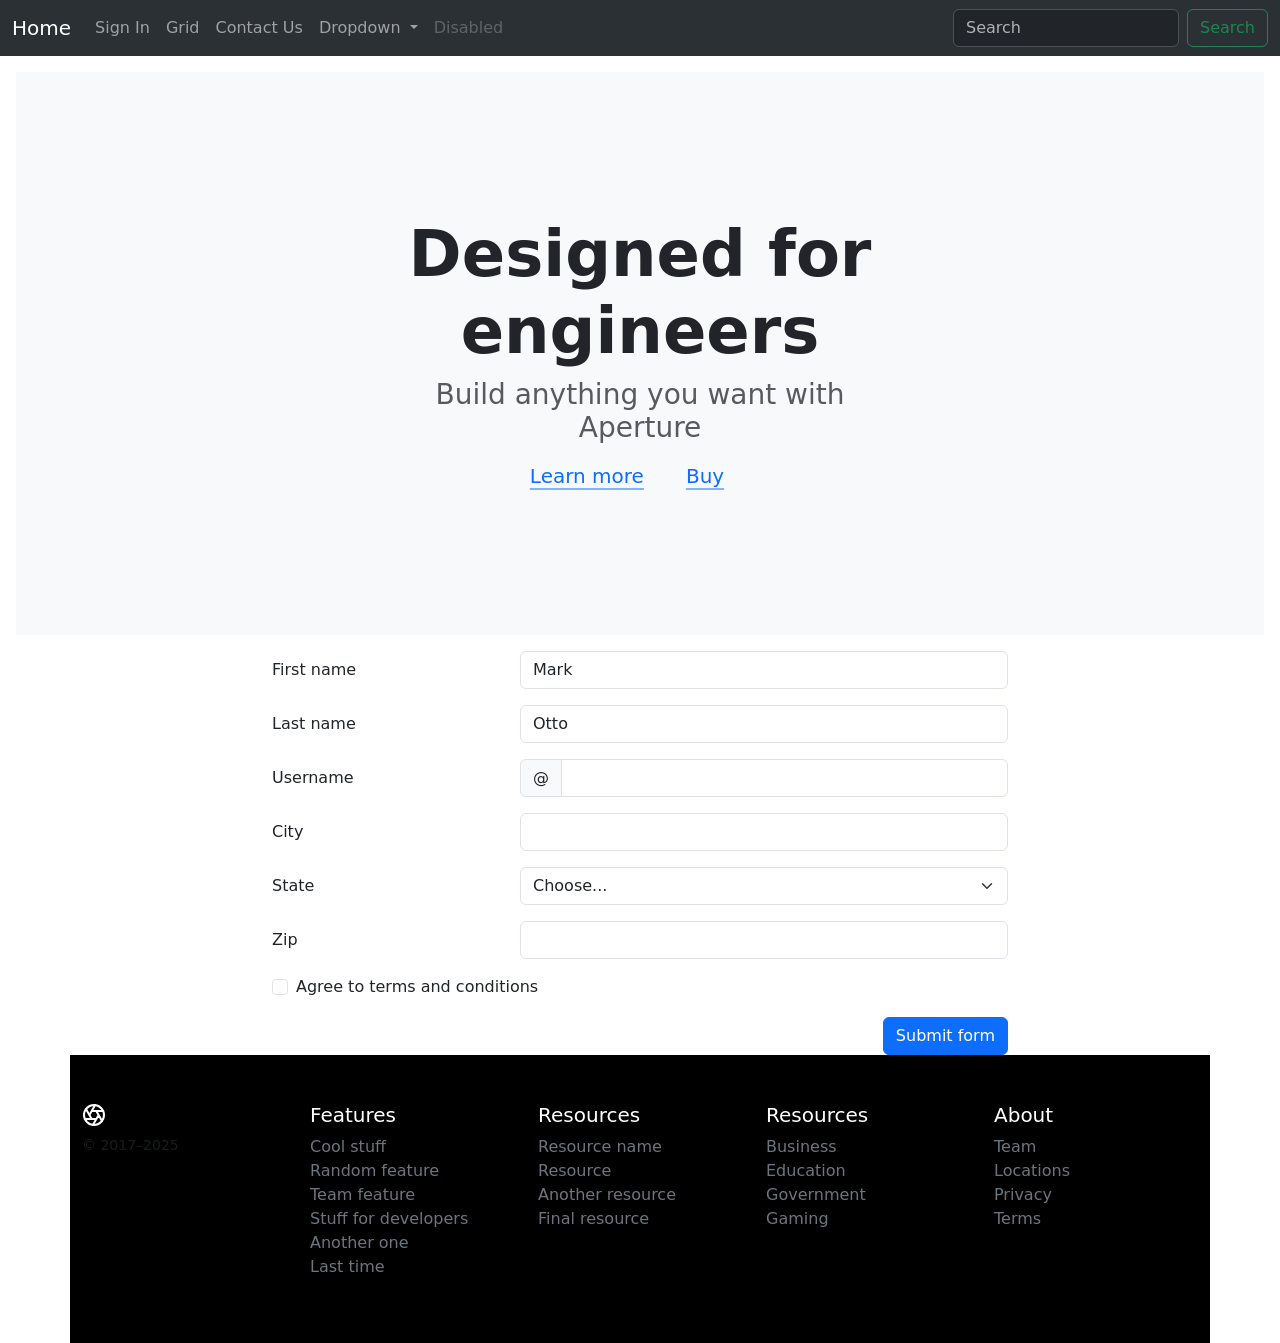
<file: index.html>
<!DOCTYPE html>
<html lang="en">
<head>
    <meta charset="UTF-8">
    <meta name="viewport" content="width=device-width, initial-scale=1.0">
    <link rel="stylesheet" href="style.css">
    <title>Registration Form</title>
    <link href="https://cdn.jsdelivr.net/npm/bootstrap@5.3.8/dist/css/bootstrap.min.css" rel="stylesheet" integrity="sha384-sRIl4kxILFvY47J16cr9ZwB07vP4J8+LH7qKQnuqkuIAvNWLzeN8tE5YBujZqJLB" crossorigin="anonymous">
</head>
<body>
  <nav class="navbar navbar-expand-lg bg-body-tertiary" data-bs-theme="dark">
  <div class="container-fluid">
    <a class="navbar-brand" href="index.html">Home</a>
    <button class="navbar-toggler" type="button" data-bs-toggle="collapse" data-bs-target="#navbarSupportedContent" aria-controls="navbarSupportedContent" aria-expanded="false" aria-label="Toggle navigation">
      <span class="navbar-toggler-icon"></span>
    </button>
    <div class="collapse navbar-collapse" id="navbarSupportedContent">
      <ul class="navbar-nav me-auto mb-2 mb-lg-0">
       
        <li class="nav-item">
          <a class="nav-link" href="login.html">Sign In</a>
        </li>
        <li class="nav-item">
          <a class="nav-link" href="grid.html">Grid</a>
        </li>
        <li class="nav-item">
          <a class="nav-link" href="#">Contact Us</a>
        </li>
        <li class="nav-item dropdown">
          <a class="nav-link dropdown-toggle" href="#" role="button" data-bs-toggle="dropdown" aria-expanded="false">
            Dropdown
          </a>
          <ul class="dropdown-menu">
            <li><a class="dropdown-item" href="#">Action</a></li>
            <li><a class="dropdown-item" href="#">Another action</a></li>
            <li><hr class="dropdown-divider"></li>
            <li><a class="dropdown-item" href="#">Something else here</a></li>
          </ul>
        </li>
        <li class="nav-item">
          <a class="nav-link disabled" aria-disabled="true">Disabled</a>
        </li>
      </ul>
      <form class="d-flex" role="search">
        <input class="form-control me-2" type="search" placeholder="Search" aria-label="Search"/>
        <button class="btn btn-outline-success" type="submit">Search</button>
      </form>
    </div>
  </div>
</nav>
    <div class="position-relative overflow-hidden p-3 p-md-5 m-md-3 text-center bg-body-tertiary"> <div class="col-md-6 p-lg-5 mx-auto my-5"> <h1 class="display-3 fw-bold">Designed for engineers</h1> <h3 class="fw-normal text-muted mb-3">Build anything you want with Aperture</h3> <div class="d-flex gap-3 justify-content-center lead fw-normal"> <a class="icon-link" href="#">
Learn more
<svg class="bi" aria-hidden="true"><use xlink:href="#chevron-right"></use></svg> </a> <a class="icon-link" href="#">
Buy
<svg class="bi" aria-hidden="true"><use xlink:href="#chevron-right"></use></svg> </a> </div> </div> <div class="product-device shadow-sm d-none d-md-block"></div> <div class="product-device product-device-2 shadow-sm d-none d-md-block"></div> </div>

 <div class="container">
  <div class="row justify-content-center">
    <div class="col-12 col-md-10 col-lg-8">
      <form class="needs-validation" novalidate>
        <div class="row g-3 align-items-center">
          <div class="col-12">
            <div class="row g-2 align-items-center">
              <label for="validationCustom01" class="col-sm-4 col-form-label">First name</label>
              <div class="col-sm-8">
                <input type="text" class="form-control" id="validationCustom01" value="Mark" required>
                <div class="valid-feedback">
                  Looks good!
                </div>
              </div>
            </div>
          </div>
          <div class="col-12">
            <div class="row g-2 align-items-center">
              <label for="validationCustom02" class="col-sm-4 col-form-label">Last name</label>
              <div class="col-sm-8">
                <input type="text" class="form-control" id="validationCustom02" value="Otto" required>
                <div class="valid-feedback">
                  Looks good!
                </div>
              </div>
            </div>
          </div>
          <div class="col-12">
            <div class="row g-2 align-items-center">
              <label for="validationCustomUsername" class="col-sm-4 col-form-label">Username</label>
              <div class="col-sm-8">
                <div class="input-group has-validation">
                  <span class="input-group-text" id="inputGroupPrepend">@</span>
                  <input type="text" class="form-control" id="validationCustomUsername" aria-describedby="inputGroupPrepend" required>
                  <div class="invalid-feedback">
                    Please choose a username.
                  </div>
                </div>
              </div>
            </div>
          </div>
          <div class="col-12">
            <div class="row g-2 align-items-center">
              <label for="validationCustom03" class="col-sm-4 col-form-label">City</label>
              <div class="col-sm-8">
                <input type="text" class="form-control" id="validationCustom03" required>
                <div class="invalid-feedback">
                  Please provide a valid city.
                </div>
              </div>
            </div>
          </div>
          <div class="col-12">
            <div class="row g-2 align-items-center">
              <label for="validationCustom04" class="col-sm-4 col-form-label">State</label>
              <div class="col-sm-8">
                <select class="form-select" id="validationCustom04" required>
                  <option selected disabled value="">Choose...</option>
                  <option>...</option>
                </select>
                <div class="invalid-feedback">
                  Please select a valid state.
                </div>
              </div>
            </div>
          </div>
          <div class="col-12">
            <div class="row g-2 align-items-center">
              <label for="validationCustom05" class="col-sm-4 col-form-label">Zip</label>
              <div class="col-sm-8">
                <input type="text" class="form-control" id="validationCustom05" required>
                <div class="invalid-feedback">
                  Please provide a valid zip.
                </div>
              </div>
            </div>
          </div>
          <div class="col-12">
            <div class="form-check">
              <input class="form-check-input" type="checkbox" value="" id="invalidCheck" required>
              <label class="form-check-label" for="invalidCheck">
                Agree to terms and conditions
              </label>
              <div class="invalid-feedback">
                You must agree before submitting.
              </div>
            </div>
          </div>
          <div class="col-12 text-end">
            <button class="btn btn-primary" type="submit">Submit form</button>
          </div>
        </div>
      </form>
    </div>
  </div>
</div>

<footer class="container py-5" style="background-color: black;"> <div class="row"> <div class="col-12 col-md"> <svg xmlns="http://www.w3.org/2000/svg" width="24" height="24" fill="none" stroke="currentColor" stroke-linecap="round" stroke-linejoin="round" stroke-width="2" class="d-block mb-2" role="img" viewBox="0 0 24 24"><title>Product</title><circle cx="12" cy="12" r="10"></circle><path d="M14.31 8l5.74 9.94M9.69 8h11.48M7.38 12l5.74-9.94M9.69 16L3.95 6.06M14.31 16H2.83m13.79-4l-5.74 9.94"></path></svg> <small class="d-block mb-3 text-body-secondary">© 2017–2025</small> </div> <div class="col-6 col-md"> <h5>Features</h5> <ul class="list-unstyled text-small"> <li><a class="link-secondary text-decoration-none" href="#">Cool stuff</a></li> <li><a class="link-secondary text-decoration-none" href="#">Random feature</a></li> <li><a class="link-secondary text-decoration-none" href="#">Team feature</a></li> <li><a class="link-secondary text-decoration-none" href="#">Stuff for developers</a></li> <li><a class="link-secondary text-decoration-none" href="#">Another one</a></li> <li><a class="link-secondary text-decoration-none" href="#">Last time</a></li> </ul> </div> <div class="col-6 col-md"> <h5>Resources</h5> <ul class="list-unstyled text-small"> <li><a class="link-secondary text-decoration-none" href="#">Resource name</a></li> <li><a class="link-secondary text-decoration-none" href="#">Resource</a></li> <li><a class="link-secondary text-decoration-none" href="#">Another resource</a></li> <li><a class="link-secondary text-decoration-none" href="#">Final resource</a></li> </ul> </div> <div class="col-6 col-md"> <h5>Resources</h5> <ul class="list-unstyled text-small"> <li><a class="link-secondary text-decoration-none" href="#">Business</a></li> <li><a class="link-secondary text-decoration-none" href="#">Education</a></li> <li><a class="link-secondary text-decoration-none" href="#">Government</a></li> <li><a class="link-secondary text-decoration-none" href="#">Gaming</a></li> </ul> </div> <div class="col-6 col-md"> <h5>About</h5> <ul class="list-unstyled text-small"> <li><a class="link-secondary text-decoration-none" href="#">Team</a></li> <li><a class="link-secondary text-decoration-none" href="#">Locations</a></li> <li><a class="link-secondary text-decoration-none" href="#">Privacy</a></li> <li><a class="link-secondary text-decoration-none" href="#">Terms</a></li> </ul> </div> </div> </footer>
    <script src="https://cdn.jsdelivr.net/npm/bootstrap@5.3.8/dist/js/bootstrap.bundle.min.js" integrity="sha384-FKyoEForCGlyvwx9Hj09JcYn3nv7wiPVlz7YYwJrWVcXK/BmnVDxM+D2scQbITxI" crossorigin="anonymous"></script>
</body>
</html>
</file>
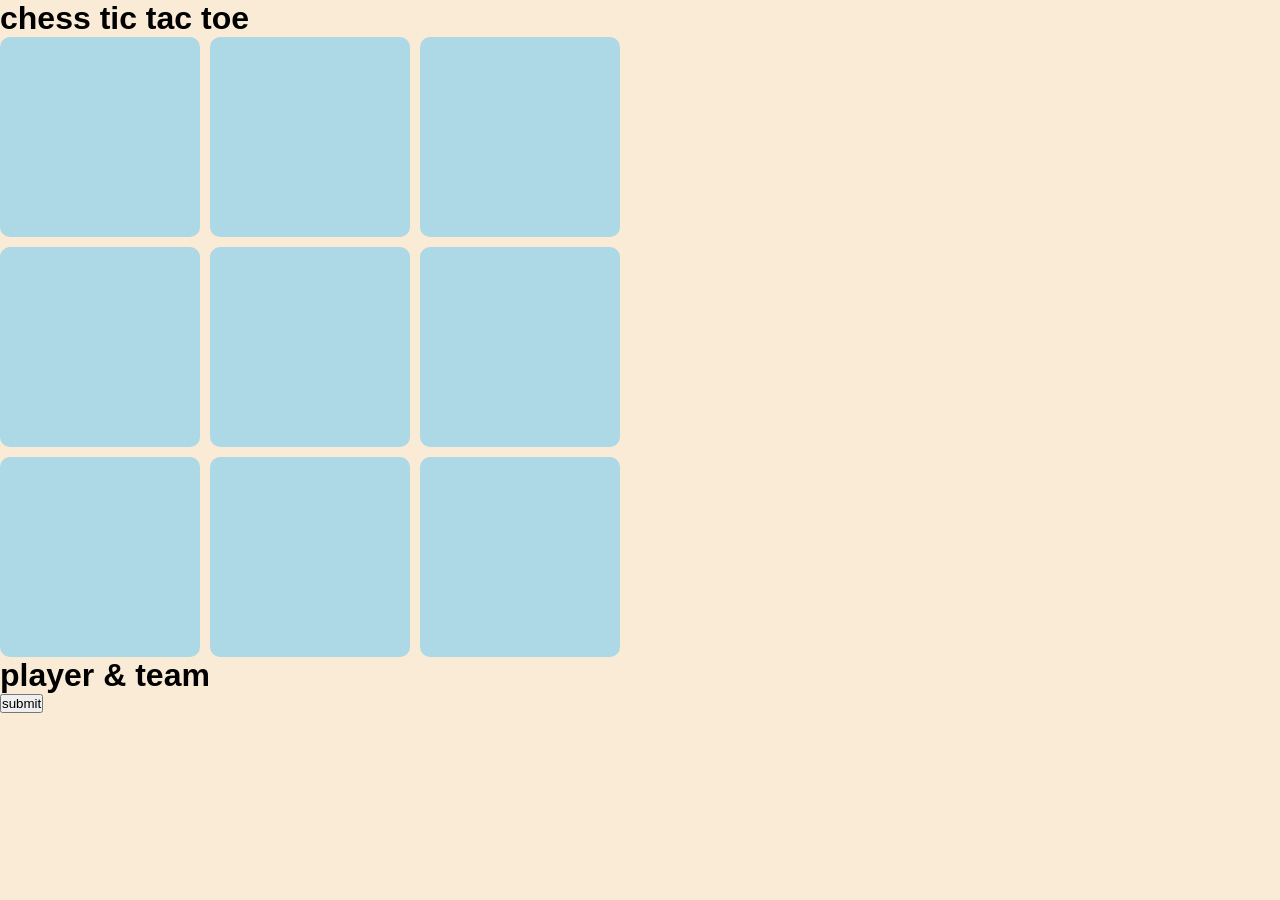
<file: chess.html>
<!DOCTYPE html>
<html lang="en">
<head>
    <meta charset="UTF-8">
    <meta name="viewport" content="width=device-width, initial-scale=1.0">
    <title>chess</title>
    <style>
        *{
            margin: 0;
            padding: 0;
            box-sizing: border-box;
        }
        body{
            font-family: Arial, Helvetica, sans-serif;
            background-color: antiquewhite;
        }
       
        .main{
            
            display: grid;
            width: fit-content;
            grid-template-columns: repeat(3, 1fr);
            grid-template-rows: repeat(3, 1fr);
          
            grid-auto-flow: dense;
             gap: 10px;
             
        }
        .box-1, .box-2, .box-3, .box-4, .box-5, .box-6, .box-7, .box-8, .box-9{
            width: 200px;
            height: 200px;
            background-color: lightblue;
            border-radius: 10px;
        }
    </style>
</head>
<body>
     
     <div class="section" >
         <h1>chess tic tac toe</h1>
          <div class="main">
          <div class="box-1"></div>
          <div class="box-2"></div>
          <div class="box-3"></div>
          <div class="box-4"></div>
          <div class="box-5"></div>
          <div class="box-6"></div>
          <div class="box-7"></div>
          <div class="box-8"></div>
            <div class="box-9"></div>
          </div>
          <h1>player & team</h1>
          <button>submit</button>
     </div>
</body>
</html>
</file>
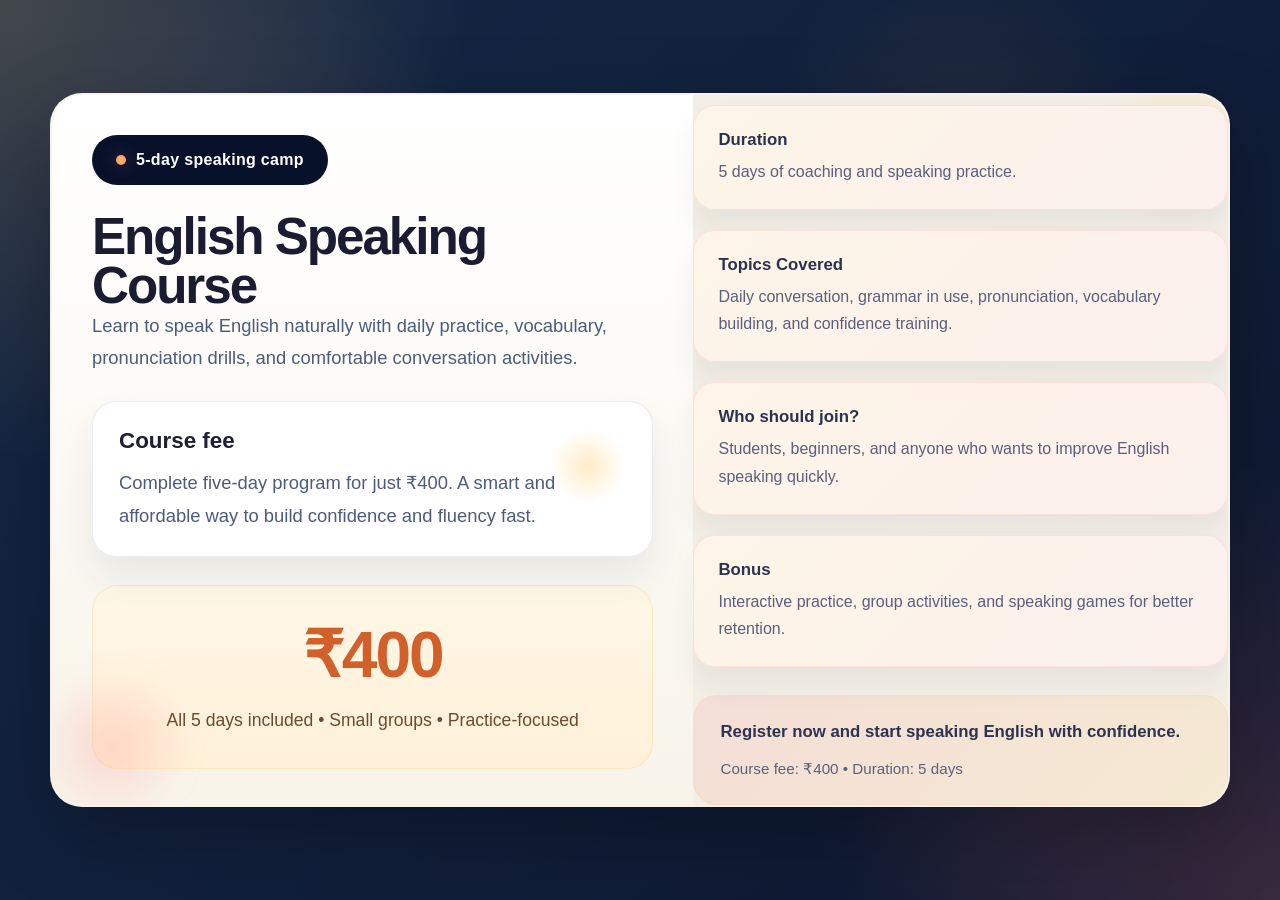
<file: css_box.html>
<!DOCTYPE html>
<html lang="en">
<head>
    <meta charset="UTF-8">
    <meta name="viewport" content="width=device-width, initial-scale=1.0">
    <title>English Speaking Course Poster</title>
    <style>
        :root {
            color-scheme: light;
            --bg: #0e2141;
            --panel: #f8f4ea;
            --accent: #ffc75f;
            --accent-2: #ff7c7c;
            --text: #1f1f2e;
            --muted: #4d5b7c;
        }

        * {
            box-sizing: border-box;
        }

        body {
            margin: 0;
            min-height: 100vh;
            display: grid;
            place-items: center;
            background: radial-gradient(circle at top left, rgba(255,199,95,0.2), transparent 30%),
                        radial-gradient(circle at bottom right, rgba(255,124,124,0.18), transparent 28%),
                        linear-gradient(135deg, #152847 0%, #0d172f 100%);
            font-family: 'Inter', Arial, sans-serif;
            color: var(--text);
            padding: 16px;
            overflow: hidden;
        }

        body::before {
            content: '';
            position: absolute;
            inset: 0;
            background-image: radial-gradient(circle at 20% 20%, rgba(255,255,255,0.08), transparent 18%),
                              radial-gradient(circle at 75% 15%, rgba(255,199,95,0.12), transparent 16%),
                              radial-gradient(circle at 80% 80%, rgba(255,124,124,0.12), transparent 20%);
            pointer-events: none;
            opacity: 0.6;
        }

        .poster {
            position: relative;
            width: min(100%, 96vw);
            max-width: 1180px;
            min-height: 72vh;
            display: grid;
            grid-template-columns: 1.2fr 1fr;
            background: rgba(248, 244, 234, 0.98);
            border-radius: 32px;
            overflow: hidden;
            border: 2px solid rgba(255,255,255,0.18);
            box-shadow: 0 28px 80px rgba(0,0,0,0.28);
            backdrop-filter: blur(10px);
            animation: fadeIn 1.2s ease both;
        }

        .poster::before {
            content: '';
            position: absolute;
            top: -40px;
            right: -40px;
            width: 180px;
            height: 180px;
            background: radial-gradient(circle at center, rgba(255,199,95,0.35), transparent 58%);
            filter: blur(12px);
        }

        .poster::after {
            content: '';
            position: absolute;
            bottom: -40px;
            left: -40px;
            width: 200px;
            height: 200px;
            background: radial-gradient(circle at center, rgba(255,124,124,0.25), transparent 55%);
            filter: blur(14px);
        }

        .hero-panel {
            background: linear-gradient(180deg, #ffffff 0%, #f8f4ea 100%);
            padding: 40px 40px 36px;
            display: flex;
            flex-direction: column;
            justify-content: space-between;
            gap: 24px;
            overflow: hidden;
        }

        .hero-panel h1 {
            margin: 0;
            font-size: clamp(3rem, 4vw, 4.5rem);
            line-height: 0.95;
            letter-spacing: -0.04em;
            color: #1b1b32;
            animation: slideIn 1s ease both;
        }

        .hero-panel p {
            margin: 0;
            font-size: 1.15rem;
            line-height: 1.7;
            color: var(--muted);
            max-width: 620px;
            animation: fadeIn 1.1s ease both;
            animation-delay: 0.2s;
        }

        .hero-badge {
            display: inline-flex;
            gap: 10px;
            align-items: center;
            padding: 16px 24px;
            border-radius: 999px;
            background: linear-gradient(135deg, rgba(255,199,95,0.18), rgba(255,124,124,0.18));
            border: 1px solid rgba(255,199,95,0.28);
            width: fit-content;
            animation: float 4s ease-in-out infinite;
        }

        .hero-badge span {
            font-weight: 700;
            color: #2f2f45;
        }

        .info-grid {
            display: grid;
            gap: 20px;
            margin-top: 10px;
            animation: fadeIn 1.15s ease both;
            animation-delay: 0.3s;
        }

        .course-card {
            position: relative;
            padding: 26px 26px 24px;
            border-radius: 24px;
            background: #fff;
            border: 1px solid rgba(72, 96, 144, 0.12);
            box-shadow: 0 22px 38px rgba(23, 45, 88, 0.08);
        }

        .course-card::before {
            content: '';
            position: absolute;
            top: 16px;
            right: 16px;
            width: 96px;
            height: 96px;
            border-radius: 50%;
            background: radial-gradient(circle at center, rgba(255,199,95,0.35), transparent 55%);
            z-index: 0;
        }

        .course-card h2,
        .course-card h3 {
            margin: 0 0 12px;
            position: relative;
            z-index: 1;
        }

        .course-card h2 {
            font-size: 1.4rem;
            color: #1f1f34;
        }

        .course-card p {
            margin: 0;
            line-height: 1.8;
            color: var(--muted);
            position: relative;
            z-index: 1;
        }

        .price-box {
            padding: 32px 26px;
            border-radius: 26px;
            text-align: center;
            background: linear-gradient(180deg, #fff7e6 0%, #fff0d8 100%);
            border: 1px solid rgba(255, 199, 95, 0.25);
            animation: pulse 2.6s ease-in-out infinite;
        }

        .price-box h2 {
            margin: 0;
            font-size: clamp(3rem, 5vw, 4.6rem);
            color: #d1602a;
            letter-spacing: -0.03em;
        }

        .price-box p {
            margin: 14px 0 0;
            color: #6c4b2d;
            font-size: 1.1rem;
        }

        .details {
            display: grid;
            gap: 18px;
        }

        .details-item {
            background: linear-gradient(135deg, #fef5e8 0%, #fbf0ec 100%);
            padding: 24px;
            border-radius: 22px;
            border: 1px solid rgba(255, 124, 124, 0.16);
            box-shadow: 0 18px 30px rgba(38, 44, 76, 0.06);
            animation: slideIn 1s ease both;
        }

        .details-item:nth-child(1) { animation-delay: 0.35s; }
        .details-item:nth-child(2) { animation-delay: 0.45s; }
        .details-item:nth-child(3) { animation-delay: 0.55s; }

        .details-item h3 {
            margin: 0 0 8px;
            font-size: 1.05rem;
            color: #2b3250;
        }

        .details-item span {
            display: block;
            color: #5a5f7d;
            line-height: 1.7;
        }

        .footer {
            display: flex;
            flex-wrap: wrap;
            align-items: center;
            justify-content: space-between;
            gap: 18px;
            margin-top: 8px;
            padding: 26px;
            border-radius: 24px;
            background: linear-gradient(135deg, rgba(255,124,124,0.14), rgba(255,199,95,0.14));
            border: 1px solid rgba(248, 209, 164, 0.35);
        }

        .footer p {
            margin: 0;
            font-weight: 700;
            color: #2c324f;
            font-size: 1.05rem;
        }

        .footer small {
            color: #5a627a;
            font-size: 0.95rem;
        }

        .hero-pill {
            display: inline-flex;
            align-items: center;
            justify-content: center;
            gap: 10px;
            padding: 16px 24px;
            border-radius: 999px;
            background: #08112a;
            color: #fff;
            font-weight: 700;
            letter-spacing: 0.02em;
            align-self: start;
            animation: fadeIn 1s ease both;
            animation-delay: 0.15s;
        }

        .hero-pill span {
            width: 10px;
            height: 10px;
            border-radius: 50%;
            background: radial-gradient(circle, #ffc75f 0%, #ff7c7c 100%);
            box-shadow: 0 0 18px rgba(255,124,124,0.4);
        }

        @keyframes fadeIn {
            from { opacity: 0; transform: translateY(18px); }
            to { opacity: 1; transform: translateY(0); }
        }

        @keyframes slideIn {
            from { opacity: 0; transform: translateX(-28px); }
            to { opacity: 1; transform: translateX(0); }
        }

        @keyframes pulse {
            0%, 100% { transform: scale(1); }
            50% { transform: scale(1.02); }
        }

        @keyframes float {
            0%, 100% { transform: translateY(0); }
            50% { transform: translateY(-6px); }
        }

        @media (max-width: 960px) {
            .poster {
                grid-template-columns: 1fr;
                min-height: auto;
            }
        }

        @media (max-width: 720px) {
            .hero-panel,
            .info-grid,
            .footer {
                padding: 24px;
            }

            .hero-panel h1 {
                font-size: 2.8rem;
            }
        }
    </style>
</head>
<body>
    <div class="poster">
        <section class="hero-panel">
            <div class="hero-pill"><span></span>5-day speaking camp</div>
            <div>
                <h1>English Speaking Course</h1>
                <p>Learn to speak English naturally with daily practice, vocabulary, pronunciation drills, and comfortable conversation activities.</p>
            </div>

            <div class="course-card">
                <h2>Course fee</h2>
                <p>Complete five-day program for just ₹400. A smart and affordable way to build confidence and fluency fast.</p>
            </div>

            <div class="price-box">
                <h2>₹400</h2>
                <p>All 5 days included • Small groups • Practice-focused</p>
            </div>
        </section>

        <section class="info-grid">
            <div class="details-item">
                <h3>Duration</h3>
                <span>5 days of coaching and speaking practice.</span>
            </div>
            <div class="details-item">
                <h3>Topics Covered</h3>
                <span>Daily conversation, grammar in use, pronunciation, vocabulary building, and confidence training.</span>
            </div>
            <div class="details-item">
                <h3>Who should join?</h3>
                <span>Students, beginners, and anyone who wants to improve English speaking quickly.</span>
            </div>
            <div class="details-item">
                <h3>Bonus</h3>
                <span>Interactive practice, group activities, and speaking games for better retention.</span>
            </div>

            <div class="footer">
                <p>Register now and start speaking English with confidence.</p>
                <small>Course fee: ₹400 • Duration: 5 days</small>
            </div>
        </section>
    </div>
</body>
</html>
</file>
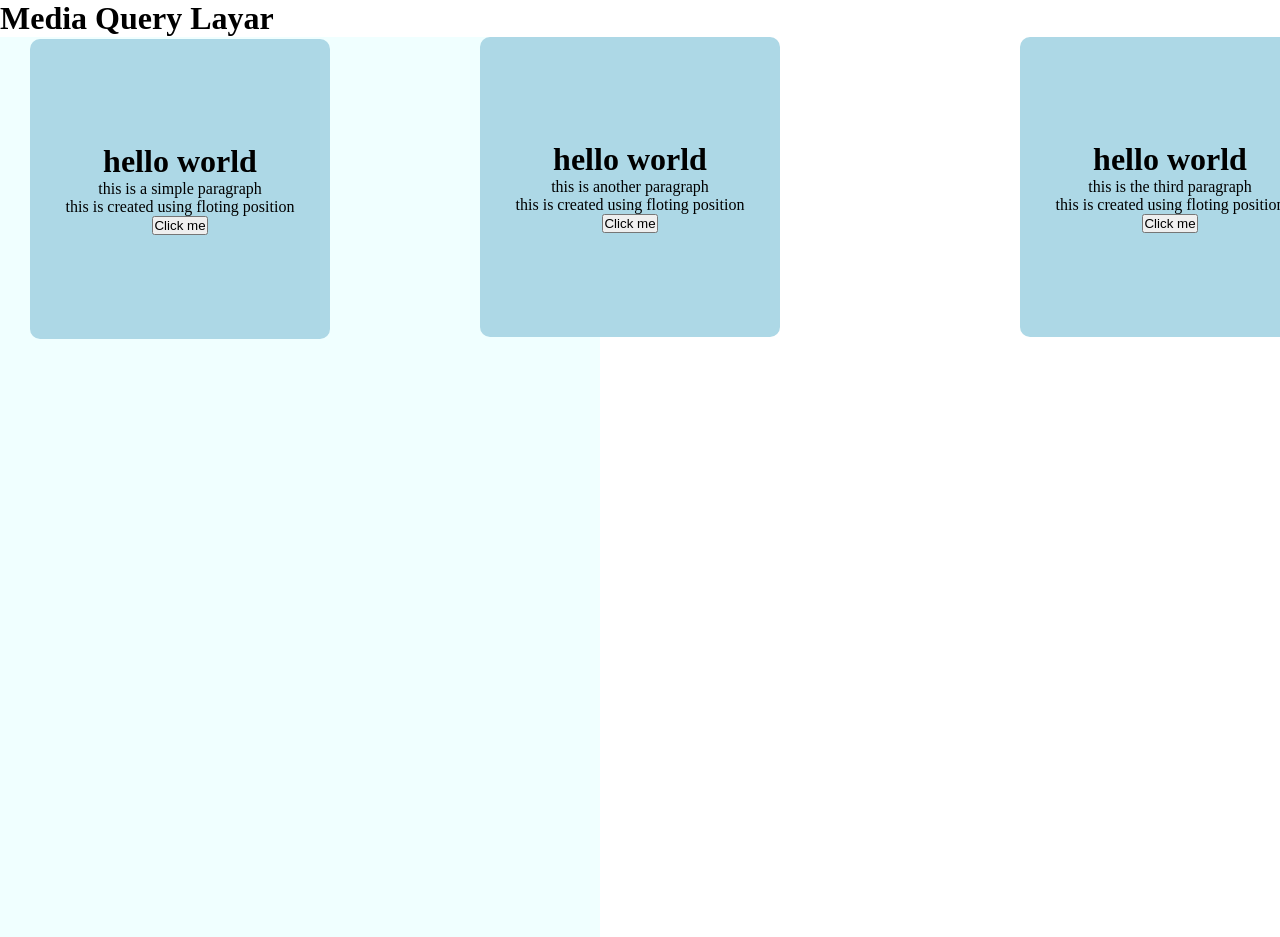
<file: day3.html>
<!DOCTYPE html>
<html lang="en">
<head>
    <meta charset="UTF-8">
    <meta name="viewport" content="width=device-width, initial-scale=1.0">
    <title>media query layar</title>
    <style>
        *{
            margin: 0;
            padding: 0;
            box-sizing: border-box;
        
        }
        .main{
            display: inline;
            position: absolute;
                  flex-direction: row;
            justify-content: space-around;
            align-items: center;
            height: 100vh;
            background-color: azure;

        }
        .box-1{
            position: absolute;
            top: 2px;
            left: 30px;
            width: 300px;
            height: 300px;
            background-color: lightblue;
            border-radius: 10px;
            display: flex;
            float: left;
            flex-direction: column;
            justify-content: center;
            align-items: center;
        }
        .box-2{
            position: relative;
            float:left;
            left: 80%;
            width: 300px;
            height: 300px;
            background-color: lightblue;
            border-radius: 10px;
            display: flex;
            flex-direction: column;
            justify-content: center;
            align-items: center;
        }
        .box-3{
            position: relative;
            float: left;
            
            left: 120%;
            width: 300px;
            height: 300px;
            background-color: lightblue;
            border-radius: 10px;
            display: flex;
            flex-direction: column;
            justify-content: center;
            align-items: center;
        }
        @media (max-width:480px) {

            .box-1, .box-2, .box-3{
                position: relative;
                top: 20px;
                left: 20%;
                width: 100%;
                height: auto;
                margin-bottom: 20px;
                background-color: blueviolet;
            }
            
        }
    </style>
</head>
<body>
    
<h1>Media Query Layar</h1>
<div class="main">
 <div class="box-1">
     <h1>hello world</h1>
     <p>this is a simple paragraph</p>
     <p>this is created using floting position</p>
     <button>Click me</button>
 </div>
 <div class="box-2">
     <h1>hello world</h1>
     <p>this is another paragraph</p>   
     <p>this is created using floting position</p>
    <button>Click me</button>
 </div>
 <div class="box-3">
     <h1>hello world</h1>
     <p>this is the third paragraph</p>
     <p>this is created using floting position</p>
     <button>Click me</button>
 </div>

</div>
</body>
</html>
</file>
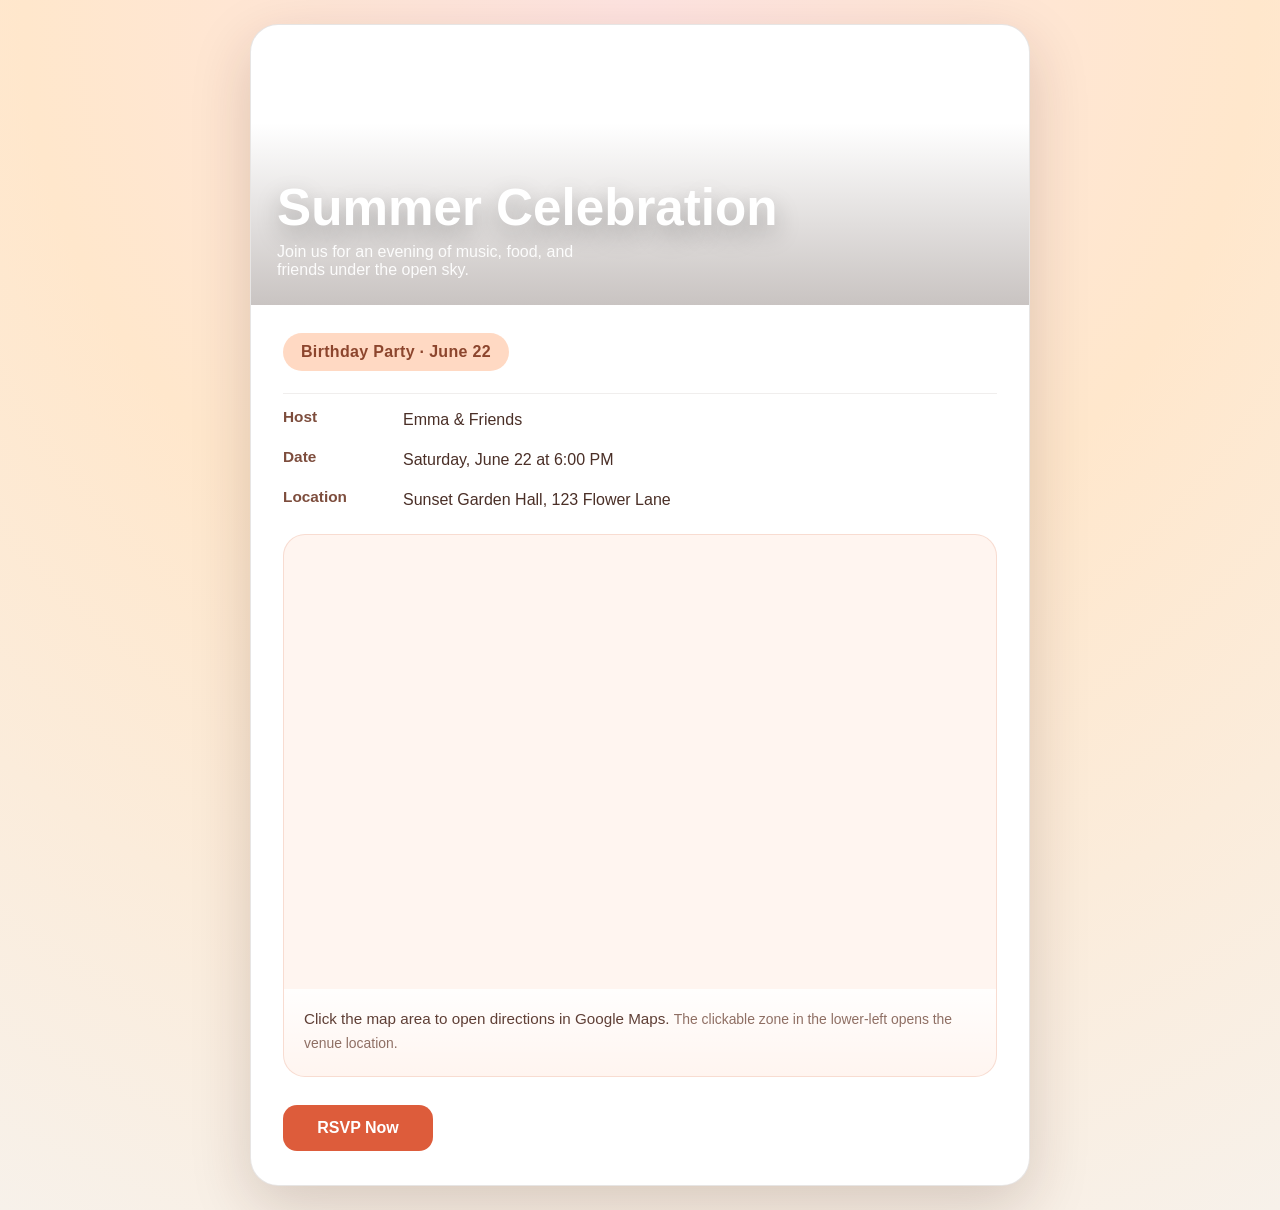
<file: invitation_card.html>
<!DOCTYPE html>
<html lang="en">
<head>
  <meta charset="UTF-8" />
  <meta name="viewport" content="width=device-width, initial-scale=1.0" />
  <link rel="stylesheet" href="invitation.css" />
  <title>Invitation Card</title>

</head>
<body>
  <article class="card">
    <section class="hero">
      <img />
      <div class="hero-text">
        <h1>Summer Celebration</h1>
        <p>Join us for an evening of music, food, and friends under the open sky.</p>
      </div>
      <map name="hero-map">
        <area shape="rect" coords="30,30,210,120" href="#venue" alt="See venue details" />
        <area shape="circle" coords="710,90,76" href="#rsvp" alt="Jump to RSVP" />
      </map>
    </section>

    <div class="content">
      <div class="tag">Birthday Party · June 22</div>

      <div class="details">
        <div>
          <strong>Host</strong>
          <span>Emma &amp; Friends</span>
        </div>
        <div>
          <strong>Date</strong>
          <span>Saturday, June 22 at 6:00 PM</span>
        </div>
        <div>
          <strong id="venue">Location</strong>
          <span>Sunset Garden Hall, 123 Flower Lane</span>
        </div>
      </div>

      <figure class="map-card">
       <iframe src="https://www.google.com/maps/embed?pb=!1m18!1m12!1m3!1d3670.1854934180988!2d72.53206287516664!3d23.090304579126382!2m3!1f0!2f0!3f0!3m2!1i1024!2i768!4f13.1!3m3!1m2!1s0x395e833af6f39347%3A0xf1db9065daea7008!2sSilver%20Oak%20University!5e0!3m2!1sen!2sin!4v1778575567139!5m2!1sen!2sin" width="600" height="450" style="border:0;" allowfullscreen="" loading="lazy" referrerpolicy="no-referrer-when-downgrade" "></iframe>
        <figcaption>
          Click the map area to open directions in Google Maps.
          <span class="hint">The clickable zone in the lower-left opens the venue location.</span>
        </figcaption>
      </figure>

      <div class="button-row">
        <a class="btn-rsvp" id="rsvp" href="mailto:emma@example.com?subject=RSVP%20for%20Summer%20Celebration">RSVP Now</a>
       
      </div>
    </div>
  </article>
</body>
</html>
</file>
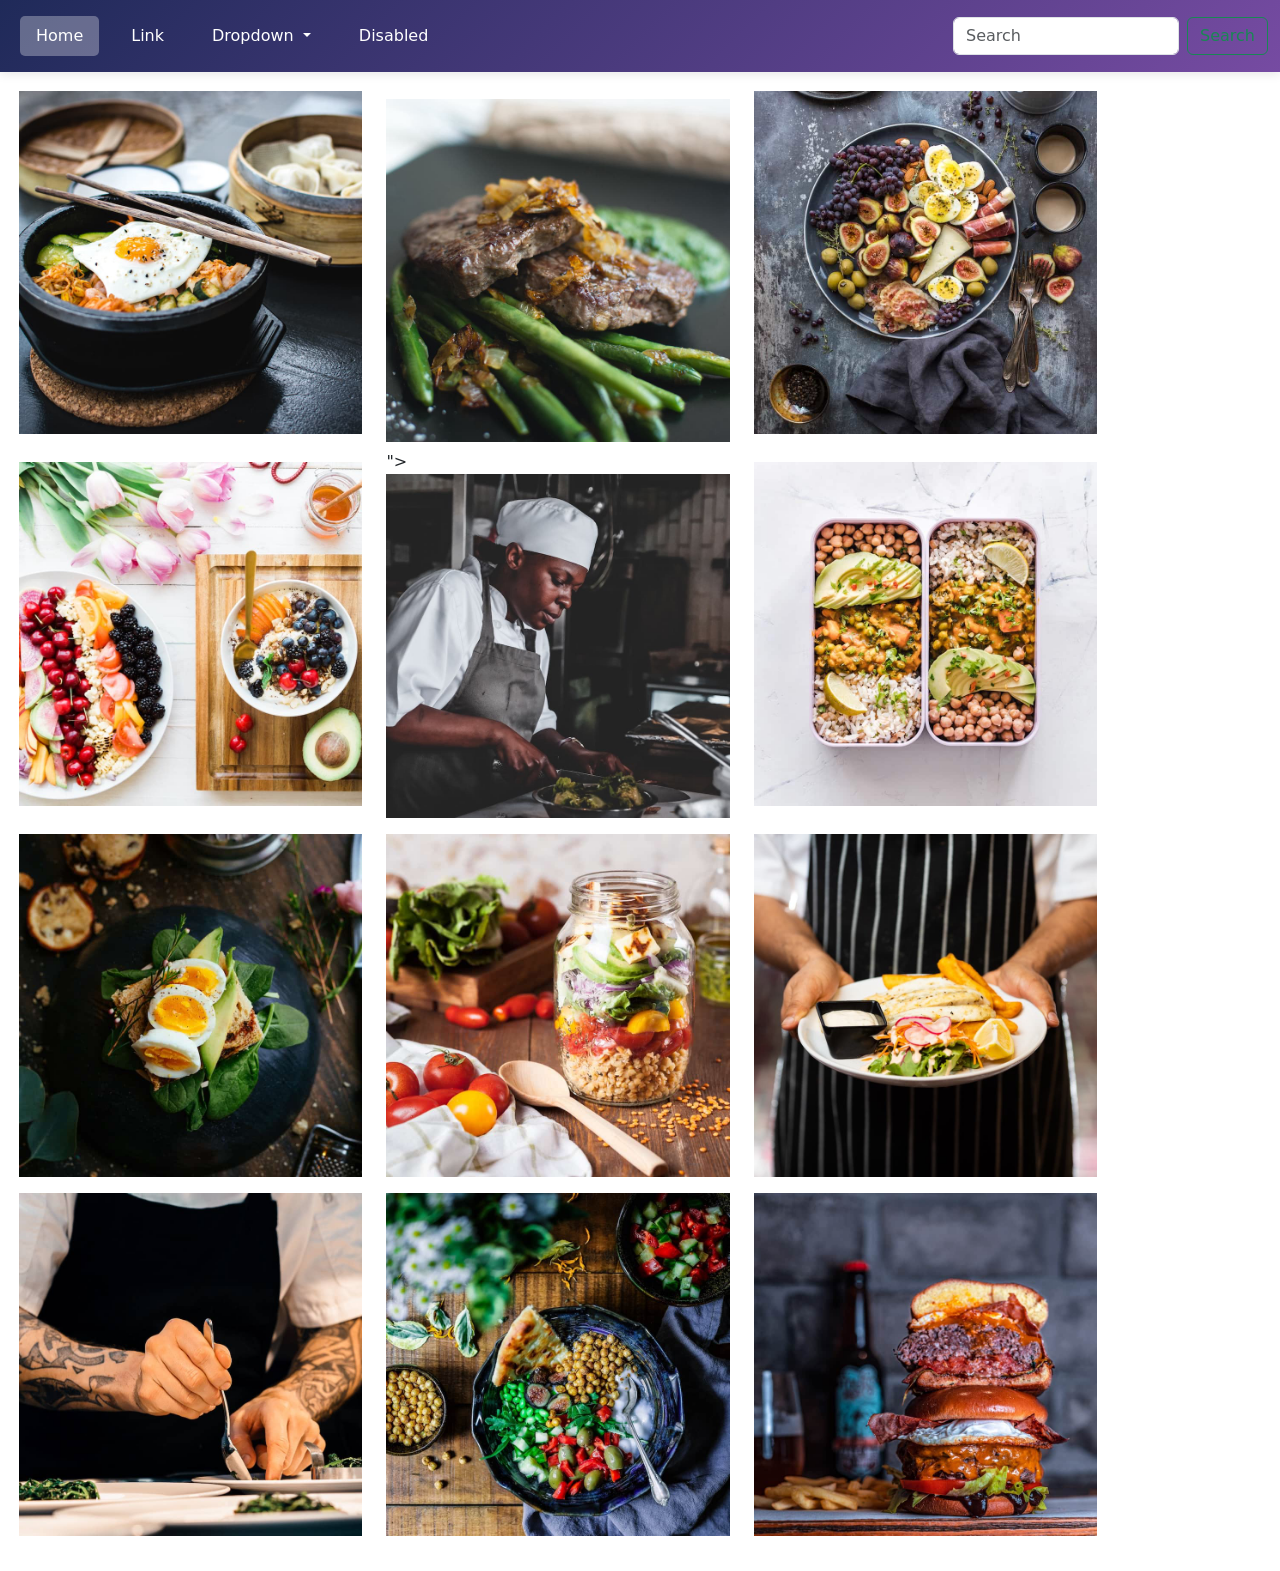
<file: day7/gridsystem.html>
<!DOCTYPE html>
<html lang="en">
<head>
    <meta charset="UTF-8">
    <meta name="viewport" content="width=device-width, initial-scale=1.0">
    <title>Grid system</title>
    <link href="https://cdn.jsdelivr.net/npm/bootstrap@5.3.8/dist/css/bootstrap.min.css" rel="stylesheet" integrity="sha384-sRIl4kxILFvY47J16cr9ZwB07vP4J8+LH7qKQnuqkuIAvNWLzeN8tE5YBujZqJLB" crossorigin="anonymous">
    <style>
        /* Navbar Styling */
        .navbar {
            background: linear-gradient(135deg, #1f2a59 0%, #764ba2 100%);
            padding: 1rem 0;
            box-shadow: 0 2px 10px rgba(0, 0, 0, 0.1);
        }

        .navbar-brand {
            font-size: 1.8rem;
            font-weight: 700;
            color: #fff !important;
            letter-spacing: 0.5px;
            transition: all 0.3s ease;
        }

        .navbar-brand:hover {
            transform: scale(1.05);
            text-shadow: 0 2px 8px rgba(0, 0, 0, 0.2);
        }

        .navbar-nav .nav-link {
            color: #fff !important;
            font-weight: 500;
            margin: 0 0.5rem;
            padding: 0.5rem 1rem !important;
            border-radius: 5px;
            transition: all 0.3s ease;
            position: relative;
        }

        .navbar-nav .nav-link::before {
            content: '';
            position: absolute;
            bottom: 0;
            left: 50%;
            width: 0;
            height: 2px;
            background: #fff;
            transform: translateX(-50%);
            transition: width 0.3s ease;
        }

        .navbar-nav .nav-link:hover::before {
            width: 80%;
        }

        .navbar-nav .nav-link:hover {
            background-color: rgba(255, 255, 255, 0.2);
            color: #fff !important;
        }

        .navbar-nav .nav-link.active {
            background-color: rgba(255, 255, 255, 0.3);
            border-radius: 5px;
        }

        .navbar-toggler {
            border: 2px solid #fff;
        }

        .navbar-toggler:focus {
            box-shadow: 0 0 0 0.25rem rgba(255, 255, 255, 0.3);
        }

        .navbar-toggler-icon {
            background-image: url("data:image/svg+xml,%3csvg xmlns='http://www.w3.org/2000/svg' viewBox='0 0 30 30'%3e%3cpath stroke='rgba%28255, 255, 255, 0.8%29' stroke-linecap='round' stroke-miterlimit='10' stroke-width='2' d='M4 7h22M4 15h22M4 23h22'/%3e%3c/svg%3e");
        }

        .dropdown-menu {
            border: none;
            box-shadow: 0 4px 15px rgba(0, 0, 0, 0.2);
            border-radius: 8px;
            animation: slideDown 0.3s ease;
        }

        @keyframes slideDown {
            from {
                opacity: 0;
                transform: translateY(-10px);
            }
            to {
                opacity: 1;
                transform: translateY(0);
            }
        }

        .dropdown-item {
            color: #333;
            transition: all 0.3s ease;
        }

        .dropdown-item:hover {
            background-color: #667eea;
            color: #fff;
            border-radius: 5px;
        }

        .gallery-item {
            overflow: hidden;
        }

        .gallery-item img {
            display: block;
            width: 100%;
            transition: all 0.4s;
        }

        .gallery-item img:hover {
            transform: scale(1.1);
        }

        .container {
            padding: 1.2rem;
            align-items: center;
            justify-content: center;
        }
    </style>
</head>
<body>
    <nav class="navbar navbar-expand-lg bg-body-tertiary">
  <div class="container-fluid">
    <!-- <a class="navbar-brand" href="#">Navbar</a> -->
    <button class="navbar-toggler" type="button" data-bs-toggle="collapse" data-bs-target="#navbarSupportedContent" aria-controls="navbarSupportedContent" aria-expanded="false" aria-label="Toggle navigation">
      <span class="navbar-toggler-icon"></span>
    </button>
    <div class="collapse navbar-collapse" id="navbarSupportedContent">
      <ul class="navbar-nav me-auto mb-2 mb-lg-0">
        <li class="nav-item">
          <a class="nav-link active" aria-current="page" href="#">Home</a>
        </li>
        <li class="nav-item">
          <a class="nav-link" href="#">Link</a>
        </li>
        <li class="nav-item dropdown">
          <a class="nav-link dropdown-toggle" href="#" role="button" data-bs-toggle="dropdown" aria-expanded="false">
            Dropdown
          </a>
          <ul class="dropdown-menu">
            <li><a class="dropdown-item" href="#">Action</a></li>
            <li><a class="dropdown-item" href="#">Another action</a></li>
            <li><hr class="dropdown-divider"></li>
            <li><a class="dropdown-item" href="#">Something else here</a></li>
          </ul>
        </li>
        <li class="nav-item">
          <a class="nav-link disabled" aria-disabled="true">Disabled</a>
        </li>
      </ul>
      <form class="d-flex" role="search">
        <input class="form-control me-2" type="search" placeholder="Search" aria-label="Search"/>
        <button class="btn btn-outline-success" type="submit">Search</button>
      </form>
    </div>
  </div>
</nav>
    
      <div class="row grid container">
          <figure class="col-sm-4  g-col-4 container-sm gallery-item">
            <img
              src="img/gallery-1.jpg"
              alt="Photo of beautifully
            arranged food"
            />
            <!-- <figcaption>Caption</figcaption> -->
          </figure>
          <figure class="col-sm-4 g-col-4 m-auto container-sm gallery-item">
            <img
              src="img/gallery-2.jpg"
              alt="Photo of beautifully
            arranged food"
            />
          </figure>
          <figure class="col-sm-4   g-col-4 container-sm   gallery-item"> 
            <img
              src="img/gallery-3.jpg"
              alt="Photo of beautifully
            arranged food"
            />
          </figure>
          <figure class="col-sm-4   g-col-4 container-sm    gallery-item">
            <img
              src="img/gallery-4.jpg"
              alt="Photo of beautifully
            arranged food"
            />
          </figure>
          <figure class="col-sm-4   g-col-4     container-sm gallery-item"> ">
            <img
              src="img/gallery-5.jpg"
              alt="Photo of beautifully
            arranged food"
            />
          </figure>
          <figure class="col-sm-4 g-col-4 container-sm  gallery-item">
            <img
              src="img/gallery-6.jpg"
              alt="Photo of beautifully
            arranged food"
            />
          </figure>
          <figure class="col-sm-4   g-col-4     container-sm gallery-item">
            <img
              src="img/gallery-7.jpg"
              alt="Photo of beautifully
            arranged food"
            />
          </figure>
          <figure class="col-sm-4 g-col-4 container-sm gallery-item ">
            <img
              src="img/gallery-8.jpg"
              alt="Photo of beautifully
            arranged food"
            />
          </figure>
          <figure class="col-sm-4   g-col-4     container-sm gallery-item">
            <img
              src="img/gallery-9.jpg"
              alt="Photo of beautifully
            arranged food"
            />
          </figure>
          <figure class="col-sm-4 g-col-4 container-sm gallery-item">
            <img
              src="img/gallery-10.jpg"
              alt="Photo of beautifully
            arranged food"
            />
          </figure>
          
          <figure class="col-sm-4 g-col-4   container-sm gallery-item">
            <img
              src="img/gallery-11.jpg"
              alt="Photo of beautifully
            arranged food"
            />
          </figure>
          <figure class="col-sm-4 g-col-4   container-sm gallery-item">
            <img
              src="img/gallery-12.jpg"
              alt="Photo of beautifully
            arranged food"
            />
          </figure>
        </div>
     


    <script src="https://cdn.jsdelivr.net/npm/bootstrap@5.3.8/dist/js/bootstrap.bundle.min.js" integrity="sha384-FKyoEForCGlyvwx9Hj09JcYn3nv7wiPVlz7YYwJrWVcXK/BmnVDxM+D2scQbITxI" crossorigin="anonymous"></script>
</body>
</html>
</file>
<file: style.css>
* {
    margin: 0;
    padding: 0;
    box-sizing: border-box;
}

body {
    font-family: Arial, sans-serif;
    background-color: #f2f2f2;
    display: flex;
    flex-direction: column;
    min-height: 100vh;
}

footer {
    margin-top: auto;
    color: white;
}

.form {
    width: 100%;
    min-height: 92vh;
    display: flex;
    flex-direction: column;
    justify-content: center;
    align-items: center;
    padding: 20px;
    background-color: #f2f2f2;
}

h1 {
    text-align: center;
    margin-bottom: 20px;
    color: #333;
}

.form_id {
    display: flex;
    width: 100%;
    max-width: 520px;
    padding: 30px;
    flex-direction: column;
    justify-content: center;
    align-items: stretch;
    gap: 15px;
    background-color: #fff;
    border-radius: 10px;
    box-shadow: 0 0 15px rgba(0, 0, 0, 0.1);
}

.form_id label {
    font-weight: 600;
    margin-bottom: 5px;
}

.form_id input,
.form_id select,
.form_id textarea {
    width: 100%;
    padding: 10px;
    border: 1px solid #ccc;
    border-radius: 10px;
    outline: none;
}

.form_id textarea {
    min-height: 120px;
    resize: vertical;
}

.form_id button {
    padding: 12px 18px;
    border: none;
    border-radius: 10px;
    cursor: pointer;
    background-color: #4a90e2;
    color: #fff;
    font-weight: 700;
}

.form_id button[type="reset"] {
    background-color: #999;
}

.form_id button+button {
    margin-top: 10px;
}
</file>
<file: invitation.css>
* {
    margin: 0;
    padding: 0;
    box-sizing: border-box;
}

body {
    min-height: 100vh;
    display: flex;
    align-items: center;
    justify-content: center;
    background: radial-gradient(circle at top, #ffe4e1, #ffe7cc 45%, #f7f1ea 100%);
    font-family: "Segoe UI", Tahoma, Geneva, Verdana, sans-serif;
    color: #3d2a25;
    padding: 24px;
}

.card {
    width: min(100%, 780px);
    background: #fff;
    border-radius: 28px;
    overflow: hidden;
    box-shadow: 0 20px 60px rgba(60, 30, 20, 0.18);
    border: 1px solid rgba(61, 42, 35, 0.12);
}

.hero {
    position: relative;
    min-height: 280px;
    background: linear-gradient(180deg, rgba(255, 214, 204, 0.85), rgba(255, 255, 255, 0.05));
    background-image: url(https://tse4.mm.bing.net/th/id/OIP.Q6BZbxUV6dAokOT2Pfxg1wAAAA?pid=Api&P=0&h=180);
    background-size: cover;
    background-position: center;
    background-repeat: no-repeat;
}

.hero img {
    display: none;
}

.hero .hero-text {
    position: absolute;
    inset: 0;
    display: flex;
    flex-direction: column;
    justify-content: flex-end;
    padding: 26px;
    background: linear-gradient(180deg, transparent 35%, rgba(61, 42, 35, 0.28) 100%);
}

.hero h1 {
    font-size: clamp(2rem, 4vw, 3.2rem);
    line-height: 1.05;
    color: #fff;
    text-shadow: 0 10px 24px rgba(0, 0, 0, 0.28);
    margin-bottom: 8px;
}

.hero p {
    color: rgba(255, 255, 255, 0.92);
    font-size: 1rem;
    max-width: 320px;
}

.content {
    padding: 28px 32px 34px;
    display: grid;
    gap: 22px;
}

.tag {
    display: inline-flex;
    align-items: center;
    gap: 10px;
    padding: 10px 18px;
    border-radius: 900px;
    background: #ffd9c3;
    color: #8c452d;
    font-weight: 700;
    width: fit-content;
    letter-spacing: 0.02em;
}

.details {
    display: grid;
    gap: 16px;
    padding: 14px 0 0;
    border-top: 1px solid rgba(61, 42, 35, 0.08);
}

.details div {
    display: grid;
    grid-template-columns: 110px 1fr;
    gap: 10px;
    align-items: start;
}

.details strong {
    color: #7d4d3d;
    font-size: 0.96rem;
}

.details span {
    color: #4a2f27;
    line-height: 1.5;
}

.map-card {
    background: #fff5f0;
    border: 1px solid rgba(220, 122, 86, 0.2);
    border-radius: 22px;
    overflow: hidden;
}

.map-card img {
    width: 100%;
    display: block;
    aspect-ratio: 3 / 1;
}

.map-card figcaption {
    padding: 18px 20px 20px;
    color: #5f3f36;
    font-size: 0.95rem;
    line-height: 1.6;
    background: linear-gradient(180deg, rgba(255, 255, 255, 0.9), transparent);
}

.map-card .hint {
    margin-top: 10px;
    font-size: 0.87rem;
    color: #8f6f64;
}

.button-row {
    display: flex;
    justify-content: space-between;
    gap: 16px;
    flex-wrap: wrap;
    margin-top: 6px;
}

.button-row a {
    text-decoration: none;
    padding: 14px 24px;
    border-radius: 14px;
    display: inline-flex;
    align-items: center;
    justify-content: center;
    min-width: 150px;
    font-weight: 700;
    transition: transform 0.2s ease, box-shadow 0.2s ease;
}

.button-row a:hover {
    transform: translateY(-2px);
    box-shadow: 0 16px 24px rgba(217, 99, 58, 0.18);
}

.btn-rsvp {
    background: #dd5c3b;
    color: #fff;
}

.btn-map {
    background: #f2cdc3;
    color: #7e3b2d;
    border: 1px solid rgba(125, 59, 45, 0.12);
}

@media (max-width: 520px) {
    .content {
        padding: 22px 22px 26px;
    }

    .details div {
        grid-template-columns: 1fr;
    }
}
</file>
